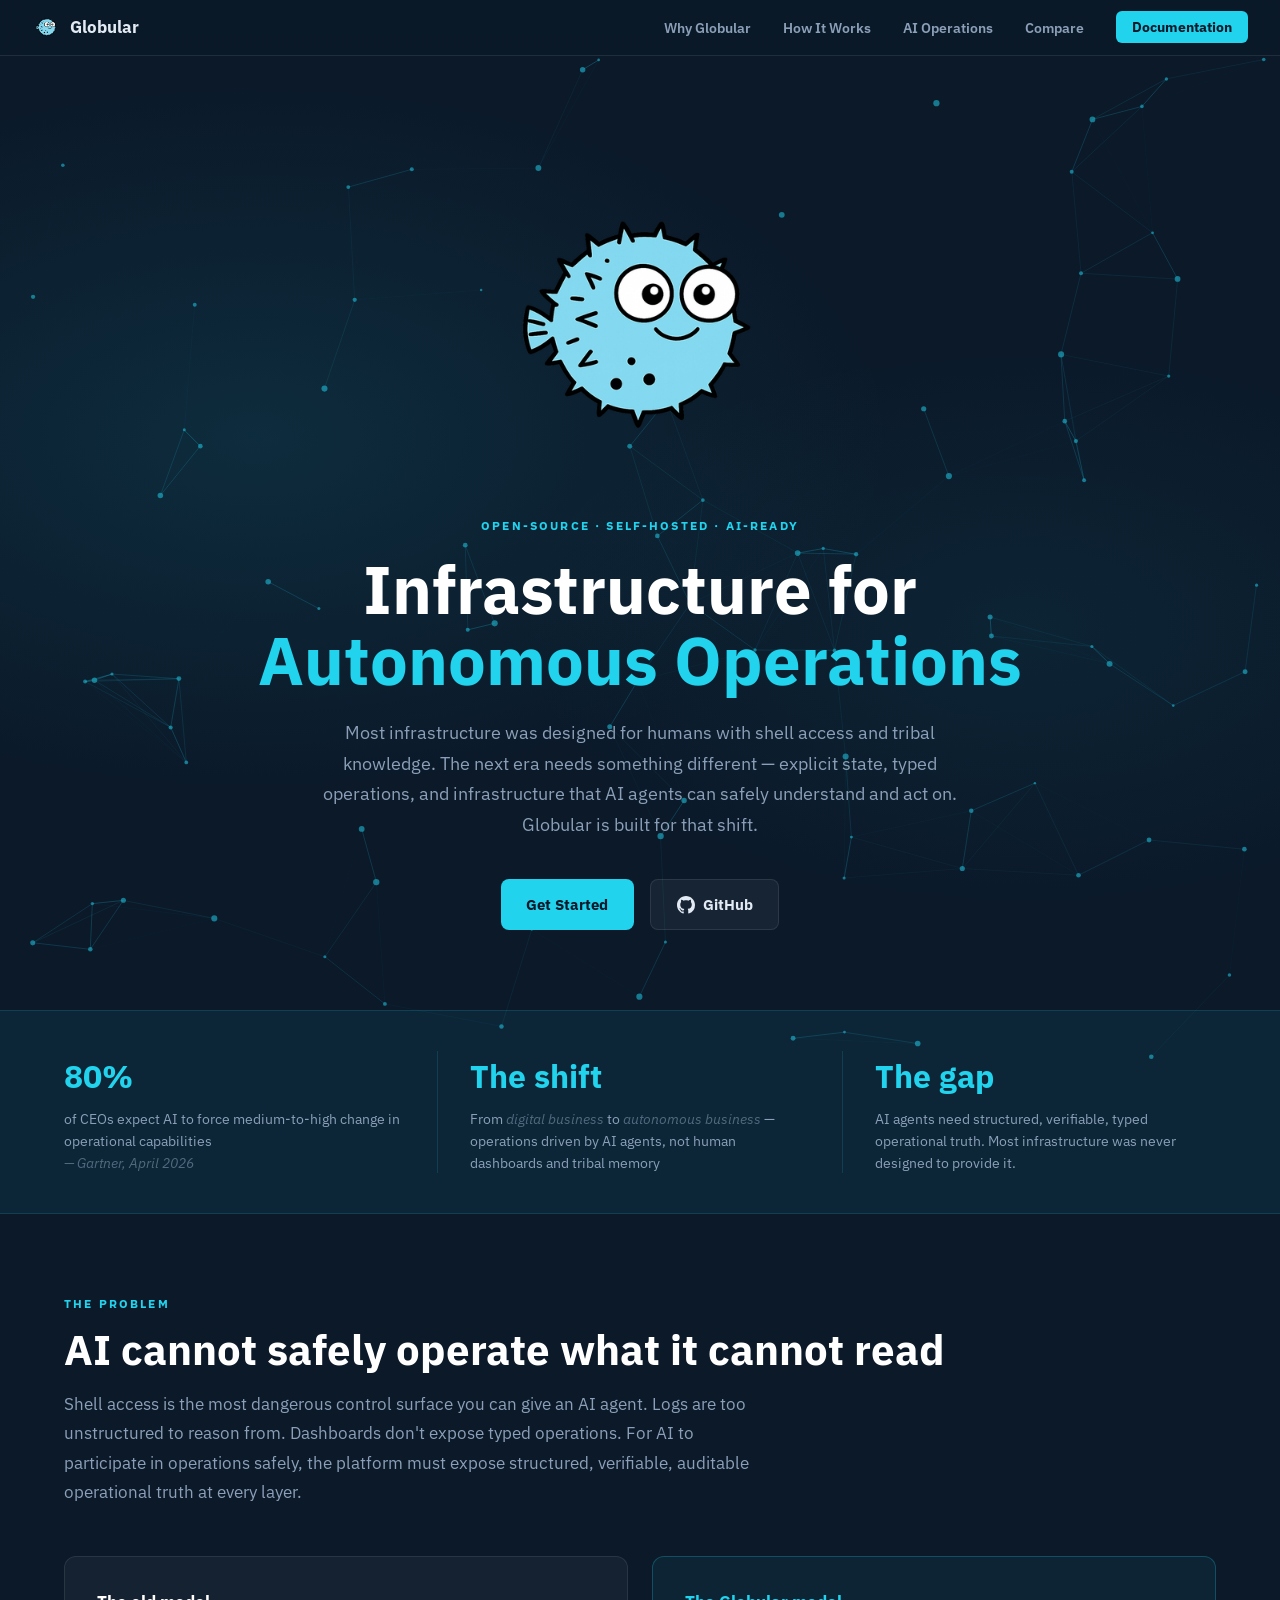
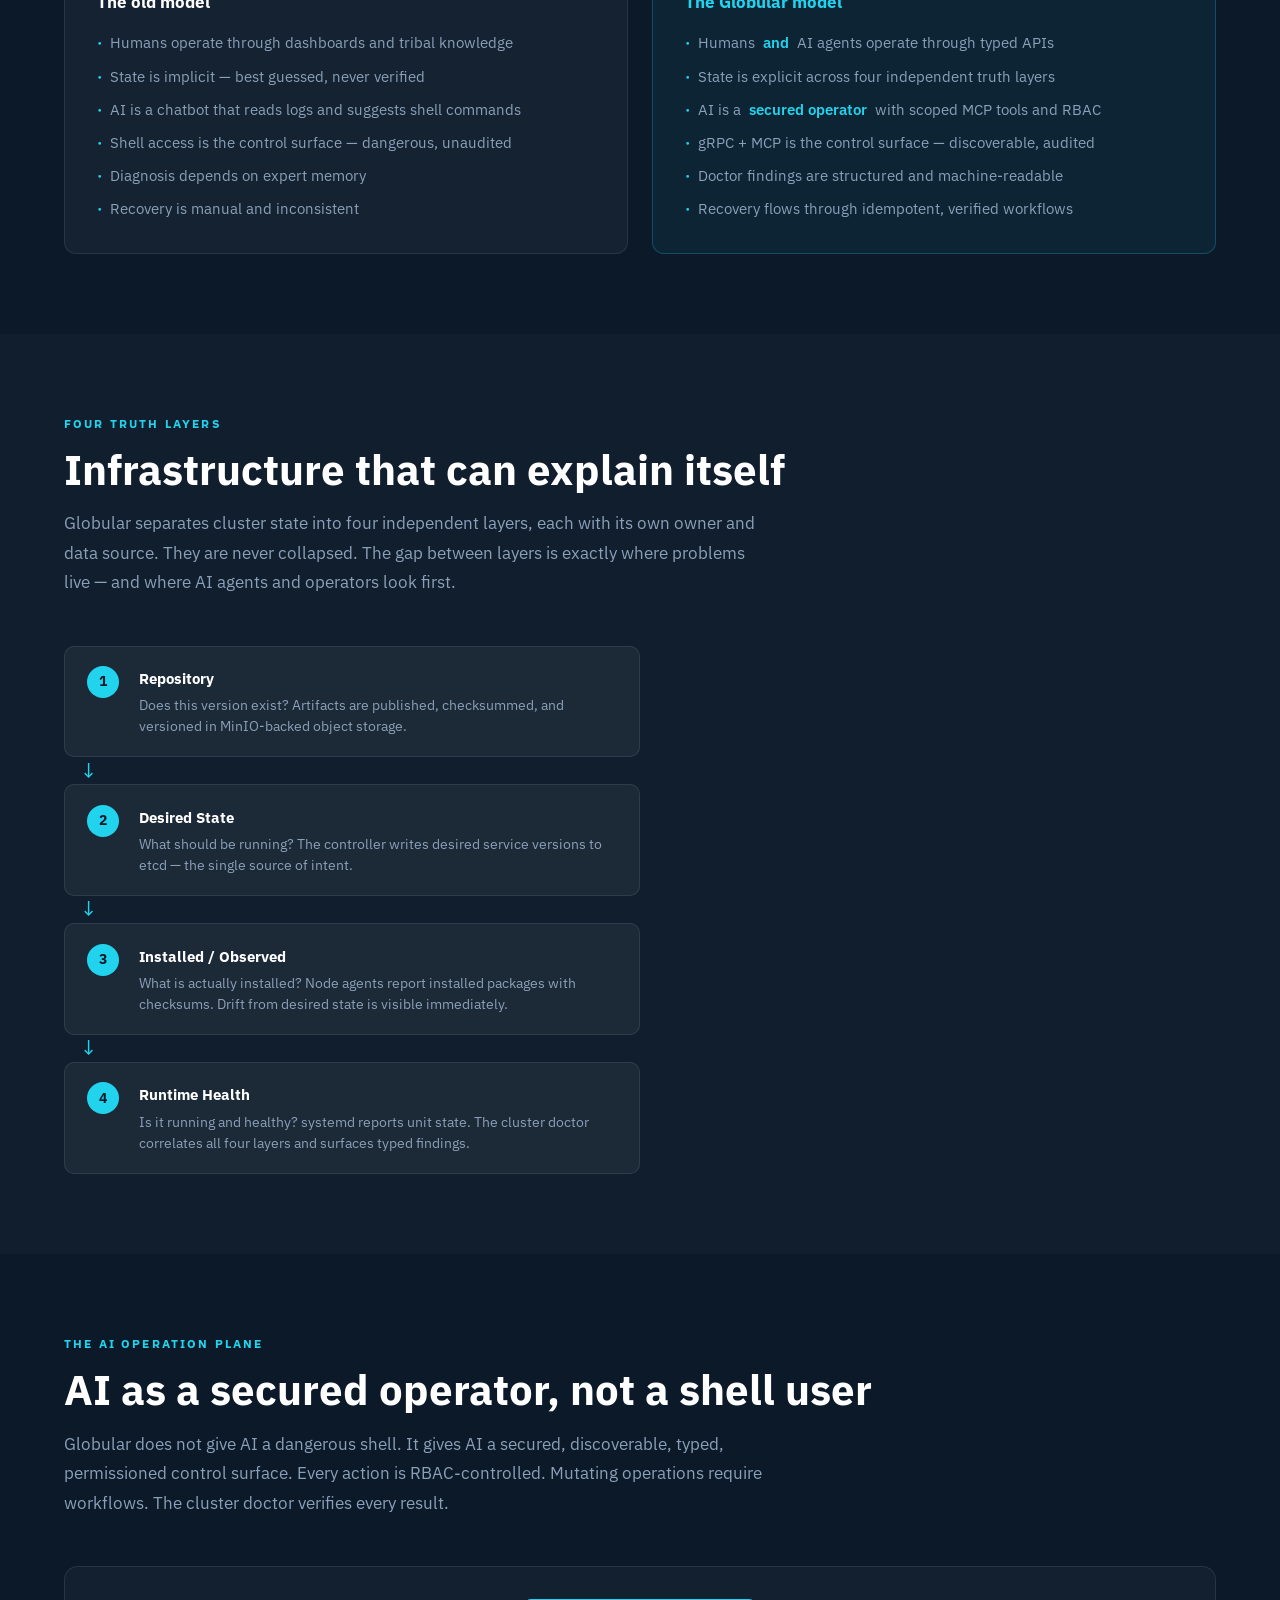
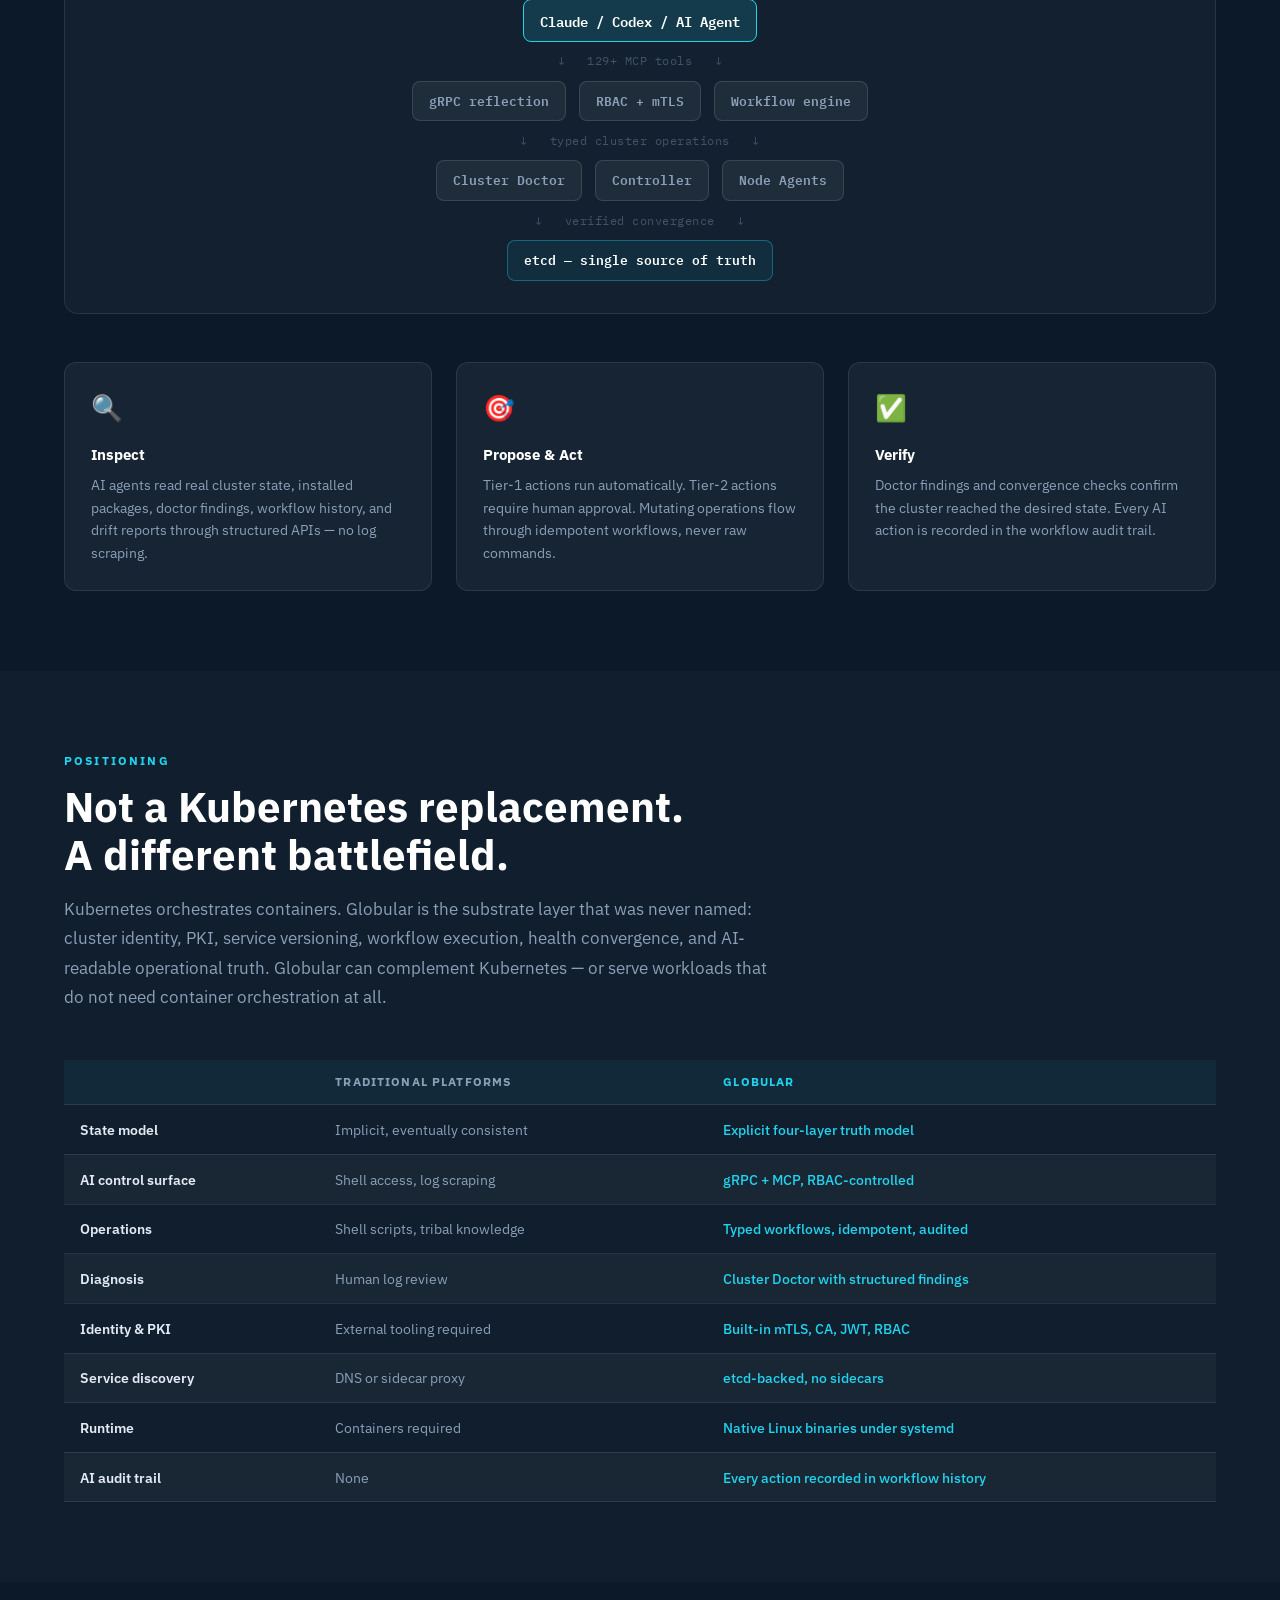
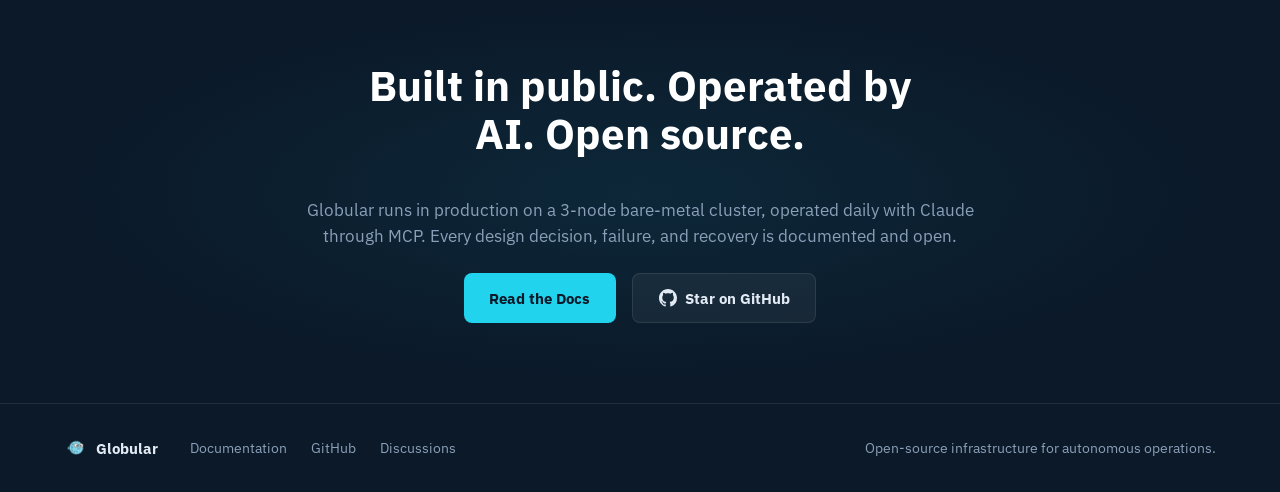
<file: internal/assets/webroot/index.html>
<!doctype html>
<html lang="en">
<head>
  <meta charset="utf-8">
  <meta name="viewport" content="width=device-width, initial-scale=1">
  <title>Globular — Infrastructure for Autonomous Operations</title>
  <meta name="description" content="Open-source infrastructure built for AI-operated clusters. Explicit state, typed operations, workflow-driven remediation, and MCP tools so humans and AI agents can understand and operate distributed systems safely.">
  <link rel="icon" type="image/png" href="logo.png">
  <link rel="preconnect" href="https://fonts.googleapis.com">
  <link rel="stylesheet" href="https://fonts.googleapis.com/css2?family=IBM+Plex+Sans:ital,wght@0,400;0,600;0,700;1,400&family=IBM+Plex+Mono:wght@400;600&display=swap">
  <link rel="stylesheet" href="style.css">
</head>
<body>

  <!-- Nav -->
  <nav class="nav">
    <a class="nav-brand" href="/">
      <img src="logo.png" alt="Globular" class="nav-logo">
      <span>Globular</span>
    </a>
    <ul class="nav-links">
      <li><a href="#why">Why Globular</a></li>
      <li><a href="#how">How It Works</a></li>
      <li><a href="#ai">AI Operations</a></li>
      <li><a href="#compare">Compare</a></li>
      <li><a href="/docs/" class="nav-cta">Documentation</a></li>
    </ul>
  </nav>

  <!-- Network canvas background -->
  <canvas id="network-bg"></canvas>

  <!-- Hero -->
  <header class="hero">
    <div class="hero-inner">
      <img src="logo.png" alt="Globular" class="hero-logo">
      <p class="eyebrow">Open-Source &middot; Self-Hosted &middot; AI-Ready</p>
      <h1>Infrastructure for<br><em>Autonomous Operations</em></h1>
      <p class="hero-copy">
        Most infrastructure was designed for humans with shell access and tribal knowledge.
        The next era needs something different — explicit state, typed operations, and
        infrastructure that AI agents can safely understand and act on.
        Globular is built for that shift.
      </p>
      <div class="hero-actions">
        <a href="/docs/#/getting-started" class="btn-primary">Get Started</a>
        <a href="https://github.com/globulario/services" class="btn-secondary">
          <svg width="18" height="18" viewBox="0 0 24 24" fill="currentColor" aria-hidden="true"><path d="M12 0C5.37 0 0 5.37 0 12c0 5.31 3.435 9.795 8.205 11.385.6.105.825-.255.825-.57 0-.285-.015-1.23-.015-2.235-3.015.555-3.795-.735-4.035-1.41-.135-.345-.72-1.41-1.23-1.695-.42-.225-1.02-.78-.015-.795.945-.015 1.62.87 1.845 1.23 1.08 1.815 2.805 1.305 3.495.99.105-.78.42-1.305.765-1.605-2.67-.3-5.46-1.335-5.46-5.925 0-1.305.465-2.385 1.23-3.225-.12-.3-.54-1.53.12-3.18 0 0 1.005-.315 3.3 1.23.96-.27 1.98-.405 3-.405s2.04.135 3 .405c2.295-1.56 3.3-1.23 3.3-1.23.66 1.65.24 2.88.12 3.18.765.84 1.23 1.905 1.23 3.225 0 4.605-2.805 5.625-5.475 5.925.435.375.81 1.095.81 2.22 0 1.605-.015 2.895-.015 3.3 0 .315.225.69.825.57A12.02 12.02 0 0 0 24 12c0-6.63-5.37-12-12-12z"/></svg>
          GitHub
        </a>
      </div>
    </div>
  </header>

  <!-- Context strip -->
  <section class="context-strip">
    <div class="context-inner">
      <div class="context-item">
        <strong>80%</strong>
        <span>of CEOs expect AI to force medium-to-high change in operational capabilities<br><em>— Gartner, April 2026</em></span>
      </div>
      <div class="context-divider"></div>
      <div class="context-item">
        <strong>The shift</strong>
        <span>From <em>digital business</em> to <em>autonomous business</em> — operations driven by AI agents, not human dashboards and tribal memory</span>
      </div>
      <div class="context-divider"></div>
      <div class="context-item">
        <strong>The gap</strong>
        <span>AI agents need structured, verifiable, typed operational truth. Most infrastructure was never designed to provide it.</span>
      </div>
    </div>
  </section>

  <!-- Why -->
  <section class="section" id="why">
    <div class="section-inner">
      <p class="section-label">The Problem</p>
      <h2>AI cannot safely operate what it cannot read</h2>
      <p class="section-copy">
        Shell access is the most dangerous control surface you can give an AI agent.
        Logs are too unstructured to reason from. Dashboards don't expose typed operations.
        For AI to participate in operations safely, the platform must expose structured,
        verifiable, auditable operational truth at every layer.
      </p>
      <div class="two-col">
        <div class="card card--muted">
          <h3>The old model</h3>
          <ul class="list-plain">
            <li>Humans operate through dashboards and tribal knowledge</li>
            <li>State is implicit — best guessed, never verified</li>
            <li>AI is a chatbot that reads logs and suggests shell commands</li>
            <li>Shell access is the control surface — dangerous, unaudited</li>
            <li>Diagnosis depends on expert memory</li>
            <li>Recovery is manual and inconsistent</li>
          </ul>
        </div>
        <div class="card card--accent">
          <h3>The Globular model</h3>
          <ul class="list-plain">
            <li>Humans <em>and</em> AI agents operate through typed APIs</li>
            <li>State is explicit across four independent truth layers</li>
            <li>AI is a <em>secured operator</em> with scoped MCP tools and RBAC</li>
            <li>gRPC + MCP is the control surface — discoverable, audited</li>
            <li>Doctor findings are structured and machine-readable</li>
            <li>Recovery flows through idempotent, verified workflows</li>
          </ul>
        </div>
      </div>
    </div>
  </section>

  <!-- How It Works -->
  <section class="section section--alt" id="how">
    <div class="section-inner">
      <p class="section-label">Four Truth Layers</p>
      <h2>Infrastructure that can explain itself</h2>
      <p class="section-copy">
        Globular separates cluster state into four independent layers, each with its own owner
        and data source. They are never collapsed. The gap between layers is exactly where
        problems live — and where AI agents and operators look first.
      </p>
      <div class="layers">
        <div class="layer">
          <span class="layer-num">1</span>
          <div>
            <h4>Repository</h4>
            <p>Does this version exist? Artifacts are published, checksummed, and versioned in MinIO-backed object storage.</p>
          </div>
        </div>
        <div class="layer-arrow">↓</div>
        <div class="layer">
          <span class="layer-num">2</span>
          <div>
            <h4>Desired State</h4>
            <p>What should be running? The controller writes desired service versions to etcd — the single source of intent.</p>
          </div>
        </div>
        <div class="layer-arrow">↓</div>
        <div class="layer">
          <span class="layer-num">3</span>
          <div>
            <h4>Installed / Observed</h4>
            <p>What is actually installed? Node agents report installed packages with checksums. Drift from desired state is visible immediately.</p>
          </div>
        </div>
        <div class="layer-arrow">↓</div>
        <div class="layer">
          <span class="layer-num">4</span>
          <div>
            <h4>Runtime Health</h4>
            <p>Is it running and healthy? systemd reports unit state. The cluster doctor correlates all four layers and surfaces typed findings.</p>
          </div>
        </div>
      </div>
    </div>
  </section>

  <!-- AI Operations -->
  <section class="section" id="ai">
    <div class="section-inner">
      <p class="section-label">The AI Operation Plane</p>
      <h2>AI as a secured operator, not a shell user</h2>
      <p class="section-copy">
        Globular does not give AI a dangerous shell. It gives AI a secured, discoverable, typed,
        permissioned control surface. Every action is RBAC-controlled. Mutating operations
        require workflows. The cluster doctor verifies every result.
      </p>
      <div class="plane-diagram">
        <div class="plane-row plane-row--top">
          <div class="plane-node plane-node--agent">Claude / Codex / AI Agent</div>
        </div>
        <div class="plane-connector">↓ &nbsp; 129+ MCP tools &nbsp; ↓</div>
        <div class="plane-row">
          <div class="plane-node">gRPC reflection</div>
          <div class="plane-node">RBAC + mTLS</div>
          <div class="plane-node">Workflow engine</div>
        </div>
        <div class="plane-connector">↓ &nbsp; typed cluster operations &nbsp; ↓</div>
        <div class="plane-row">
          <div class="plane-node">Cluster Doctor</div>
          <div class="plane-node">Controller</div>
          <div class="plane-node">Node Agents</div>
        </div>
        <div class="plane-connector">↓ &nbsp; verified convergence &nbsp; ↓</div>
        <div class="plane-row plane-row--bottom">
          <div class="plane-node plane-node--state">etcd — single source of truth</div>
        </div>
      </div>
      <div class="three-col">
        <div class="feature">
          <span class="feature-icon">🔍</span>
          <h4>Inspect</h4>
          <p>AI agents read real cluster state, installed packages, doctor findings, workflow history, and drift reports through structured APIs — no log scraping.</p>
        </div>
        <div class="feature">
          <span class="feature-icon">🎯</span>
          <h4>Propose &amp; Act</h4>
          <p>Tier-1 actions run automatically. Tier-2 actions require human approval. Mutating operations flow through idempotent workflows, never raw commands.</p>
        </div>
        <div class="feature">
          <span class="feature-icon">✅</span>
          <h4>Verify</h4>
          <p>Doctor findings and convergence checks confirm the cluster reached the desired state. Every AI action is recorded in the workflow audit trail.</p>
        </div>
      </div>
    </div>
  </section>

  <!-- Compare -->
  <section class="section section--alt" id="compare">
    <div class="section-inner">
      <p class="section-label">Positioning</p>
      <h2>Not a Kubernetes replacement.<br>A different battlefield.</h2>
      <p class="section-copy">
        Kubernetes orchestrates containers. Globular is the substrate layer that was never named:
        cluster identity, PKI, service versioning, workflow execution, health convergence,
        and AI-readable operational truth. Globular can complement Kubernetes — or serve
        workloads that do not need container orchestration at all.
      </p>
      <div class="compare-table-wrap">
        <table class="compare-table">
          <thead>
            <tr><th></th><th>Traditional platforms</th><th>Globular</th></tr>
          </thead>
          <tbody>
            <tr><td>State model</td><td>Implicit, eventually consistent</td><td>Explicit four-layer truth model</td></tr>
            <tr><td>AI control surface</td><td>Shell access, log scraping</td><td>gRPC + MCP, RBAC-controlled</td></tr>
            <tr><td>Operations</td><td>Shell scripts, tribal knowledge</td><td>Typed workflows, idempotent, audited</td></tr>
            <tr><td>Diagnosis</td><td>Human log review</td><td>Cluster Doctor with structured findings</td></tr>
            <tr><td>Identity &amp; PKI</td><td>External tooling required</td><td>Built-in mTLS, CA, JWT, RBAC</td></tr>
            <tr><td>Service discovery</td><td>DNS or sidecar proxy</td><td>etcd-backed, no sidecars</td></tr>
            <tr><td>Runtime</td><td>Containers required</td><td>Native Linux binaries under systemd</td></tr>
            <tr><td>AI audit trail</td><td>None</td><td>Every action recorded in workflow history</td></tr>
          </tbody>
        </table>
      </div>
    </div>
  </section>

  <!-- CTA -->
  <section class="section cta-section">
    <div class="section-inner cta-inner">
      <h2>Built in public. Operated by AI. Open source.</h2>
      <p>
        Globular runs in production on a 3-node bare-metal cluster, operated daily with Claude
        through MCP. Every design decision, failure, and recovery is documented and open.
      </p>
      <div class="hero-actions">
        <a href="/docs/" class="btn-primary">Read the Docs</a>
        <a href="https://github.com/globulario/services" class="btn-secondary">
          <svg width="18" height="18" viewBox="0 0 24 24" fill="currentColor" aria-hidden="true"><path d="M12 0C5.37 0 0 5.37 0 12c0 5.31 3.435 9.795 8.205 11.385.6.105.825-.255.825-.57 0-.285-.015-1.23-.015-2.235-3.015.555-3.795-.735-4.035-1.41-.135-.345-.72-1.41-1.23-1.695-.42-.225-1.02-.78-.015-.795.945-.015 1.62.87 1.845 1.23 1.08 1.815 2.805 1.305 3.495.99.105-.78.42-1.305.765-1.605-2.67-.3-5.46-1.335-5.46-5.925 0-1.305.465-2.385 1.23-3.225-.12-.3-.54-1.53.12-3.18 0 0 1.005-.315 3.3 1.23.96-.27 1.98-.405 3-.405s2.04.135 3 .405c2.295-1.56 3.3-1.23 3.3-1.23.66 1.65.24 2.88.12 3.18.765.84 1.23 1.905 1.23 3.225 0 4.605-2.805 5.625-5.475 5.925.435.375.81 1.095.81 2.22 0 1.605-.015 2.895-.015 3.3 0 .315.225.69.825.57A12.02 12.02 0 0 0 24 12c0-6.63-5.37-12-12-12z"/></svg>
          Star on GitHub
        </a>
      </div>
    </div>
  </section>

  <!-- Footer -->
  <footer class="footer">
    <div class="footer-inner">
      <div class="footer-brand">
        <img src="logo.png" alt="" width="24" height="24">
        <span>Globular</span>
      </div>
      <nav class="footer-nav">
        <a href="/docs/">Documentation</a>
        <a href="https://github.com/globulario/services">GitHub</a>
        <a href="https://github.com/globulario/services/discussions">Discussions</a>
      </nav>
      <p class="footer-copy">Open-source infrastructure for autonomous operations.</p>
    </div>
  </footer>

  <script>
  (function(){
    var c=document.getElementById('network-bg'),ctx=c.getContext('2d');
    var W,H,nodes=[],N=90,LINK=140,RAF;
    function resize(){
      W=c.width=window.innerWidth;
      H=c.height=document.querySelector('.hero').offsetHeight+56;
    }
    function Node(){
      this.x=Math.random()*W; this.y=Math.random()*H;
      this.vx=(Math.random()-.5)*.35; this.vy=(Math.random()-.5)*.35;
      this.r=Math.random()*2+1.2;
    }
    function init(){
      resize(); nodes=[];
      for(var i=0;i<N;i++) nodes.push(new Node());
    }
    function draw(){
      ctx.clearRect(0,0,W,H);
      for(var i=0;i<N;i++){
        var a=nodes[i]; a.x+=a.vx; a.y+=a.vy;
        if(a.x<0||a.x>W) a.vx*=-1;
        if(a.y<0||a.y>H) a.vy*=-1;
        for(var j=i+1;j<N;j++){
          var b=nodes[j],dx=a.x-b.x,dy=a.y-b.y,d=Math.sqrt(dx*dx+dy*dy);
          if(d<LINK){
            var alpha=(1-d/LINK)*0.45;
            ctx.beginPath();
            ctx.strokeStyle='rgba(34,211,238,'+alpha+')';
            ctx.lineWidth=.8;
            ctx.moveTo(a.x,a.y); ctx.lineTo(b.x,b.y); ctx.stroke();
          }
        }
        ctx.beginPath();
        ctx.arc(a.x,a.y,a.r,0,Math.PI*2);
        ctx.fillStyle='rgba(34,211,238,0.65)';
        ctx.fill();
      }
      RAF=requestAnimationFrame(draw);
    }
    window.addEventListener('resize',function(){cancelAnimationFrame(RAF);init();draw();});
    init(); draw();
  })();
  </script>
</body>
</html>
</file>
<file: internal/assets/webroot/style.css>
/* ── Tokens ──────────────────────────────────────────────── */
:root {
  --bg:       #0b1929;
  --bg2:      #0f2035;
  --ink:      #e2eaf4;
  --ink-muted:#8ba0b8;
  --accent:   #22d3ee;
  --accent-h: #06b6d4;
  --panel:    rgba(255,255,255,0.05);
  --border:   rgba(255,255,255,0.09);
  --muted:    rgba(255,255,255,0.04);
  --sans:     "IBM Plex Sans","Segoe UI",sans-serif;
  --mono:     "IBM Plex Mono","SFMono-Regular",monospace;
  --max:      72rem;
}

/* ── Reset ───────────────────────────────────────────────── */
*,*::before,*::after{box-sizing:border-box;margin:0;padding:0;}
html{scroll-behavior:smooth;}
body{
  font-family:var(--sans);
  color:var(--ink);
  background:var(--bg);
  line-height:1.6;
}
img{display:block;max-width:100%;}
a{color:var(--accent);text-decoration:none;}
a:hover{color:var(--accent-h);}

/* ── Nav ─────────────────────────────────────────────────── */
.nav{
  position:sticky;top:0;z-index:100;
  display:flex;align-items:center;justify-content:space-between;
  padding:0 2rem;height:3.5rem;
  background:rgba(11,25,41,0.92);
  backdrop-filter:blur(10px);
  border-bottom:1px solid var(--border);
}
.nav-brand{
  display:flex;align-items:center;gap:.6rem;
  font-weight:700;font-size:1.05rem;color:var(--ink);
}
.nav-logo{width:1.8rem;height:1.8rem;}
.nav-links{list-style:none;display:flex;align-items:center;gap:2rem;}
.nav-links a{font-size:.9rem;font-weight:600;color:var(--ink-muted);}
.nav-links a:hover{color:var(--accent);}
.nav-cta{
  background:var(--accent);color:#0b1929 !important;
  padding:.4rem 1rem;border-radius:6px;font-weight:700 !important;
  transition:background .15s;
}
.nav-cta:hover{background:var(--accent-h) !important;}

/* ── Network canvas ──────────────────────────────────────── */
#network-bg{
  position:absolute;top:3.5rem;left:0;
  width:100%;pointer-events:none;z-index:0;
  opacity:.8;
}

/* ── Hero ────────────────────────────────────────────────── */
.hero{
  position:relative;
  padding:7rem 2rem 5rem;
  background:
    radial-gradient(ellipse at 20% 40%, rgba(34,211,238,.10), transparent 40rem),
    radial-gradient(ellipse at 80% 60%, rgba(34,211,238,.06), transparent 32rem);
  text-align:center;
}
.hero-inner{max-width:52rem;margin:auto;position:relative;z-index:1;}
.hero-logo{width:20rem;height:20rem;margin:0 auto 1.5rem;}
.eyebrow{
  display:inline-block;
  font-size:.75rem;font-weight:700;
  letter-spacing:.18em;text-transform:uppercase;
  color:var(--accent);margin-bottom:1.2rem;
}
.hero h1{
  font-size:clamp(2.4rem,6vw,4.2rem);
  line-height:1.05;font-weight:700;
  color:#fff;margin-bottom:1.4rem;
}
.hero h1 em{font-style:normal;color:var(--accent);}
.hero-copy{
  font-size:1.1rem;color:var(--ink-muted);
  max-width:42rem;margin:0 auto 2.4rem;line-height:1.75;
}
.hero-actions{display:flex;gap:1rem;justify-content:center;flex-wrap:wrap;}

/* ── Buttons ─────────────────────────────────────────────── */
.btn-primary{
  display:inline-flex;align-items:center;gap:.5rem;
  background:var(--accent);color:#0b1929;
  padding:.75rem 1.6rem;border-radius:8px;
  font-weight:700;font-size:.95rem;
  transition:background .15s,transform .1s;
}
.btn-primary:hover{background:var(--accent-h);color:#0b1929;transform:translateY(-1px);}
.btn-secondary{
  display:inline-flex;align-items:center;gap:.5rem;
  background:var(--panel);color:var(--ink);
  padding:.75rem 1.6rem;border-radius:8px;
  font-weight:700;font-size:.95rem;
  border:1.5px solid var(--border);
  transition:border-color .15s,transform .1s;
}
.btn-secondary:hover{border-color:var(--accent);color:var(--accent);transform:translateY(-1px);}

/* ── Context strip ───────────────────────────────────────── */
.context-strip{
  background:rgba(34,211,238,.07);
  border-top:1px solid rgba(34,211,238,.15);
  border-bottom:1px solid rgba(34,211,238,.15);
  padding:2.5rem 2rem;
}
.context-inner{
  max-width:var(--max);margin:auto;
  display:flex;gap:2rem;align-items:stretch;flex-wrap:wrap;
}
.context-item{flex:1;min-width:14rem;display:flex;flex-direction:column;gap:.4rem;}
.context-item strong{font-size:2rem;font-weight:700;color:var(--accent);}
.context-item span{font-size:.9rem;line-height:1.5;color:var(--ink-muted);}
.context-item span em{font-style:italic;color:rgba(139,160,184,.55);}
.context-divider{
  width:1px;background:rgba(34,211,238,.15);
  align-self:stretch;display:none;
}
@media(min-width:48rem){.context-divider{display:block;}}

/* ── Sections ────────────────────────────────────────────── */
.section{padding:5rem 2rem;}
.section--alt{background:rgba(255,255,255,.02);}
.section-inner{max-width:var(--max);margin:auto;}
.section-label{
  font-size:.75rem;font-weight:700;
  letter-spacing:.18em;text-transform:uppercase;
  color:var(--accent);margin-bottom:.8rem;
}
.section h2{
  font-size:clamp(1.7rem,3.5vw,2.6rem);
  font-weight:700;line-height:1.15;
  color:#fff;margin-bottom:1rem;
}
.section-copy{
  font-size:1.05rem;color:var(--ink-muted);
  max-width:44rem;line-height:1.75;margin-bottom:3rem;
}

/* ── Two-col cards ───────────────────────────────────────── */
.two-col{display:grid;gap:1.5rem;}
@media(min-width:50rem){.two-col{grid-template-columns:1fr 1fr;}}
.card{border-radius:12px;padding:2rem;border:1.5px solid var(--border);}
.card--muted{background:var(--muted);}
.card--accent{
  background:rgba(34,211,238,.06);
  border-color:rgba(34,211,238,.25);
}
.card h3{font-size:1.05rem;font-weight:700;color:#fff;margin-bottom:1rem;}
.card--accent h3{color:var(--accent);}
.list-plain{
  list-style:none;
  display:flex;flex-direction:column;gap:.6rem;
  font-size:.92rem;color:var(--ink-muted);
}
.list-plain li{display:flex;gap:.5rem;}
.list-plain li::before{content:"·";color:var(--accent);font-weight:700;flex-shrink:0;}
.list-plain em{font-style:normal;font-weight:600;color:var(--accent);}

/* ── Four layers ─────────────────────────────────────────── */
.layers{display:flex;flex-direction:column;align-items:flex-start;gap:0;max-width:36rem;}
.layer{
  display:flex;gap:1.2rem;align-items:flex-start;
  background:var(--panel);
  border:1.5px solid var(--border);
  border-radius:10px;padding:1.2rem 1.4rem;width:100%;
  transition:border-color .15s;
}
.layer:hover{border-color:var(--accent);}
.layer-num{
  flex-shrink:0;width:2rem;height:2rem;
  background:var(--accent);color:#0b1929;
  border-radius:50%;
  display:grid;place-items:center;
  font-weight:700;font-size:.85rem;
}
.layer h4{font-size:.95rem;font-weight:700;color:#fff;margin-bottom:.3rem;}
.layer p{font-size:.88rem;color:var(--ink-muted);line-height:1.5;}
.layer-arrow{
  text-align:center;color:var(--accent);
  font-size:1.3rem;line-height:1;
  padding:.2rem 0 .2rem 1rem;
}

/* ── AI Plane diagram ────────────────────────────────────── */
.plane-diagram{
  background:rgba(255,255,255,.03);
  border:1px solid var(--border);
  border-radius:14px;padding:2rem;margin-bottom:3rem;
  display:flex;flex-direction:column;align-items:center;gap:.6rem;
}
.plane-row{display:flex;gap:.8rem;flex-wrap:wrap;justify-content:center;width:100%;}
.plane-row--top,.plane-row--bottom{justify-content:center;}
.plane-node{
  background:rgba(255,255,255,.06);
  border:1px solid rgba(255,255,255,.12);
  color:var(--ink-muted);border-radius:8px;
  padding:.55rem 1rem;
  font-size:.82rem;font-weight:600;font-family:var(--mono);text-align:center;
}
.plane-node--agent{
  background:rgba(34,211,238,.15);
  border-color:var(--accent);color:#fff;font-size:.9rem;
}
.plane-node--state{
  background:rgba(34,211,238,.08);
  border-color:rgba(34,211,238,.35);color:#fff;
}
.plane-connector{color:rgba(139,160,184,.4);font-size:.78rem;font-family:var(--mono);letter-spacing:.04em;}

/* ── Three-col features ──────────────────────────────────── */
.three-col{display:grid;gap:1.5rem;}
@media(min-width:50rem){.three-col{grid-template-columns:repeat(3,1fr);}}
.feature{
  padding:1.6rem;
  background:var(--panel);
  border:1.5px solid var(--border);
  border-radius:12px;
  transition:border-color .15s;
}
.feature:hover{border-color:var(--accent);}
.feature-icon{font-size:1.6rem;display:block;margin-bottom:.8rem;}
.feature h4{font-size:.95rem;font-weight:700;color:#fff;margin-bottom:.5rem;}
.feature p{font-size:.88rem;color:var(--ink-muted);line-height:1.6;}

/* ── Compare table ───────────────────────────────────────── */
.compare-table-wrap{overflow-x:auto;margin-top:1rem;}
.compare-table{width:100%;border-collapse:collapse;font-size:.9rem;}
.compare-table th,.compare-table td{
  padding:.8rem 1rem;text-align:left;
  border-bottom:1px solid var(--border);
}
.compare-table th:first-child,.compare-table td:first-child{font-weight:600;color:var(--ink);}
.compare-table thead th{
  font-size:.72rem;font-weight:700;
  letter-spacing:.1em;text-transform:uppercase;
  background:rgba(34,211,238,.06);color:var(--ink-muted);
}
.compare-table thead th:last-child{color:var(--accent);}
.compare-table tbody tr:nth-child(even){background:var(--muted);}
.compare-table td:nth-child(2){color:var(--ink-muted);}
.compare-table td:last-child{color:var(--accent);font-weight:500;}

/* ── CTA section ─────────────────────────────────────────── */
.cta-section{
  background:
    radial-gradient(ellipse at 50% 50%, rgba(34,211,238,.08), transparent 36rem),
    var(--bg);
  text-align:center;
}
.cta-inner{display:flex;flex-direction:column;align-items:center;gap:1.4rem;}
.cta-inner h2{max-width:34rem;color:#fff;}
.cta-inner p{max-width:42rem;color:var(--ink-muted);font-size:1.05rem;}

/* ── Footer ──────────────────────────────────────────────── */
.footer{
  border-top:1px solid var(--border);padding:2rem;
  font-size:.88rem;color:var(--ink-muted);
}
.footer-inner{
  max-width:var(--max);margin:auto;
  display:flex;align-items:center;gap:2rem;flex-wrap:wrap;
}
.footer-brand{display:flex;align-items:center;gap:.5rem;font-weight:700;color:var(--ink);font-size:.95rem;}
.footer-nav{display:flex;gap:1.5rem;flex:1;}
.footer-nav a{color:var(--ink-muted);}
.footer-nav a:hover{color:var(--accent);}
.footer-copy{margin-left:auto;}
</file>
